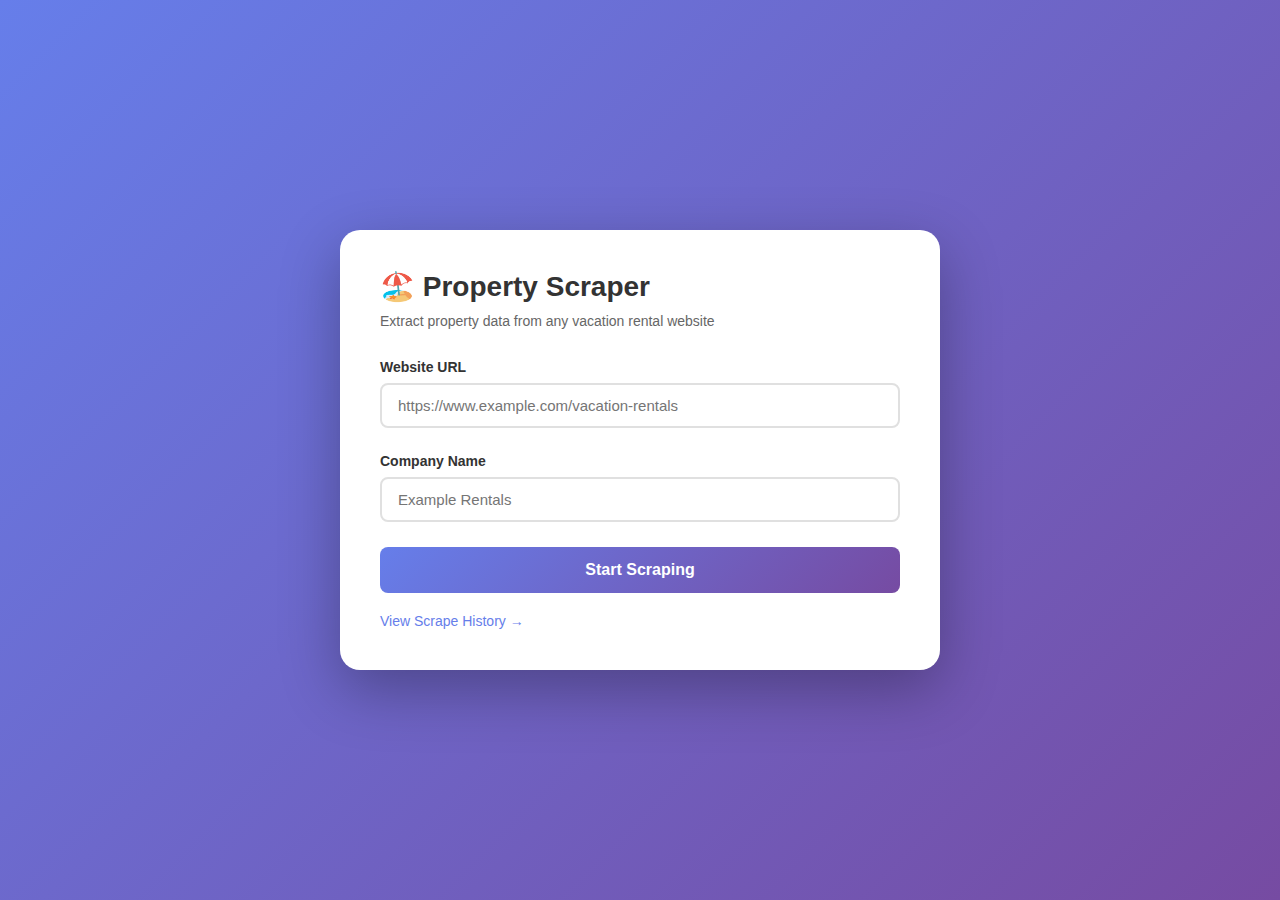
<file: templates/scraper/index.html>
<!DOCTYPE html>
<html lang="en">
<head>
    <meta charset="UTF-8">
    <meta name="viewport" content="width=device-width, initial-scale=1.0">
    <title>Universal Property Scraper</title>
    <style>
        * {
            margin: 0;
            padding: 0;
            box-sizing: border-box;
        }

        body {
            font-family: -apple-system, BlinkMacSystemFont, 'Segoe UI', Roboto, Oxygen, Ubuntu, Cantarell, sans-serif;
            background: linear-gradient(135deg, #667eea 0%, #764ba2 100%);
            min-height: 100vh;
            display: flex;
            justify-content: center;
            align-items: center;
            padding: 20px;
        }

        .container {
            background: white;
            border-radius: 20px;
            box-shadow: 0 20px 60px rgba(0, 0, 0, 0.3);
            max-width: 600px;
            width: 100%;
            padding: 40px;
        }

        h1 {
            color: #333;
            margin-bottom: 10px;
            font-size: 28px;
        }

        .subtitle {
            color: #666;
            margin-bottom: 30px;
            font-size: 14px;
        }

        .form-group {
            margin-bottom: 25px;
        }

        label {
            display: block;
            color: #333;
            font-weight: 600;
            margin-bottom: 8px;
            font-size: 14px;
        }

        input[type="text"] {
            width: 100%;
            padding: 12px 16px;
            border: 2px solid #e0e0e0;
            border-radius: 8px;
            font-size: 15px;
            transition: border-color 0.3s;
        }

        input[type="text"]:focus {
            outline: none;
            border-color: #667eea;
        }

        .btn {
            width: 100%;
            padding: 14px;
            background: linear-gradient(135deg, #667eea 0%, #764ba2 100%);
            color: white;
            border: none;
            border-radius: 8px;
            font-size: 16px;
            font-weight: 600;
            cursor: pointer;
            transition: transform 0.2s, box-shadow 0.2s;
        }

        .btn:hover {
            transform: translateY(-2px);
            box-shadow: 0 10px 25px rgba(102, 126, 234, 0.4);
        }

        .btn:disabled {
            background: #ccc;
            cursor: not-allowed;
            transform: none;
        }

        .status-box {
            display: none;
            margin-top: 25px;
            padding: 20px;
            background: #f8f9fa;
            border-radius: 8px;
            border-left: 4px solid #667eea;
        }

        .status-box.show {
            display: block;
        }

        .status-title {
            font-weight: 600;
            color: #333;
            margin-bottom: 10px;
        }

        .status-message {
            color: #666;
            margin-bottom: 15px;
        }

        .progress-bar {
            width: 100%;
            height: 8px;
            background: #e0e0e0;
            border-radius: 4px;
            overflow: hidden;
            margin-bottom: 10px;
        }

        .progress-fill {
            height: 100%;
            background: linear-gradient(90deg, #667eea 0%, #764ba2 100%);
            transition: width 0.3s;
            width: 0%;
        }

        .progress-text {
            font-size: 13px;
            color: #666;
        }

        .download-buttons {
            display: none;
            margin-top: 15px;
        }

        .download-buttons.show {
            display: flex;
            gap: 10px;
        }

        .download-btn {
            flex: 1;
            padding: 10px;
            background: #10b981;
            color: white;
            text-decoration: none;
            text-align: center;
            border-radius: 6px;
            font-weight: 600;
            font-size: 14px;
        }

        .download-btn:hover {
            background: #059669;
        }

        .nav-link {
            display: inline-block;
            margin-top: 20px;
            color: #667eea;
            text-decoration: none;
            font-size: 14px;
        }

        .nav-link:hover {
            text-decoration: underline;
        }

        .success {
            border-left-color: #10b981;
        }

        .error {
            border-left-color: #ef4444;
        }
    </style>
</head>
<body>
    <div class="container">
        <h1>🏖️ Property Scraper</h1>
        <p class="subtitle">Extract property data from any vacation rental website</p>

        <form id="scrapeForm">
            <div class="form-group">
                <label for="url">Website URL</label>
                <input
                    type="text"
                    id="url"
                    name="url"
                    placeholder="https://www.example.com/vacation-rentals"
                    required
                >
            </div>

            <div class="form-group">
                <label for="company">Company Name</label>
                <input
                    type="text"
                    id="company"
                    name="company"
                    placeholder="Example Rentals"
                    required
                >
            </div>

            <button type="submit" class="btn" id="submitBtn">
                Start Scraping
            </button>
        </form>

        <div id="statusBox" class="status-box">
            <div class="status-title" id="statusTitle">Processing...</div>
            <div class="status-message" id="statusMessage">Initializing scraper...</div>
            <div class="progress-bar">
                <div class="progress-fill" id="progressFill"></div>
            </div>
            <div class="progress-text" id="progressText">0 / 0</div>

            <div id="downloadButtons" class="download-buttons">
                <a href="#" id="downloadJson" class="download-btn">Download JSON</a>
                <a href="#" id="downloadCsv" class="download-btn">Download CSV</a>
            </div>
        </div>

        <a href="/history" class="nav-link">View Scrape History →</a>
    </div>

    <script>
        const form = document.getElementById('scrapeForm');
        const submitBtn = document.getElementById('submitBtn');
        const statusBox = document.getElementById('statusBox');
        const statusTitle = document.getElementById('statusTitle');
        const statusMessage = document.getElementById('statusMessage');
        const progressFill = document.getElementById('progressFill');
        const progressText = document.getElementById('progressText');
        const downloadButtons = document.getElementById('downloadButtons');
        const downloadJson = document.getElementById('downloadJson');
        const downloadCsv = document.getElementById('downloadCsv');

        let currentJobId = null;
        let statusInterval = null;

        form.addEventListener('submit', async (e) => {
            e.preventDefault();

            const url = document.getElementById('url').value;
            const company = document.getElementById('company').value;

            // Disable form
            submitBtn.disabled = true;
            submitBtn.textContent = 'Scraping...';

            // Show status box
            statusBox.classList.add('show');
            statusBox.classList.remove('success', 'error');
            downloadButtons.classList.remove('show');

            try {
                // Start scrape
                const response = await fetch('/scrape', {
                    method: 'POST',
                    headers: {
                        'Content-Type': 'application/x-www-form-urlencoded',
                    },
                    body: new URLSearchParams({ url, company })
                });

                const data = await response.json();
                currentJobId = data.job_id;

                // Poll for status
                statusInterval = setInterval(checkStatus, 2000);

            } catch (error) {
                statusTitle.textContent = 'Error';
                statusMessage.textContent = error.message;
                statusBox.classList.add('error');
                submitBtn.disabled = false;
                submitBtn.textContent = 'Start Scraping';
            }
        });

        async function checkStatus() {
            if (!currentJobId) return;

            try {
                const response = await fetch(`/status/${currentJobId}`);
                const status = await response.json();

                // Update UI
                statusMessage.textContent = status.message;

                if (status.total > 0) {
                    const percent = (status.progress / status.total) * 100;
                    progressFill.style.width = `${percent}%`;
                    progressText.textContent = `${status.progress} / ${status.total}`;
                }

                // Check if completed
                if (status.status === 'completed') {
                    clearInterval(statusInterval);
                    statusTitle.textContent = '✅ Complete!';
                    statusBox.classList.add('success');
                    submitBtn.disabled = false;
                    submitBtn.textContent = 'Start Scraping';

                    // Show download buttons
                    downloadButtons.classList.add('show');
                    downloadJson.href = `/download/${currentJobId}`;
                    downloadCsv.href = `/download/${currentJobId}/csv`;
                }

                // Check if failed
                if (status.status === 'failed') {
                    clearInterval(statusInterval);
                    statusTitle.textContent = '❌ Failed';
                    statusBox.classList.add('error');
                    submitBtn.disabled = false;
                    submitBtn.textContent = 'Start Scraping';
                }

            } catch (error) {
                clearInterval(statusInterval);
                statusTitle.textContent = 'Error';
                statusMessage.textContent = 'Failed to get status';
                statusBox.classList.add('error');
                submitBtn.disabled = false;
                submitBtn.textContent = 'Start Scraping';
            }
        }
    </script>
</body>
</html>
</file>
